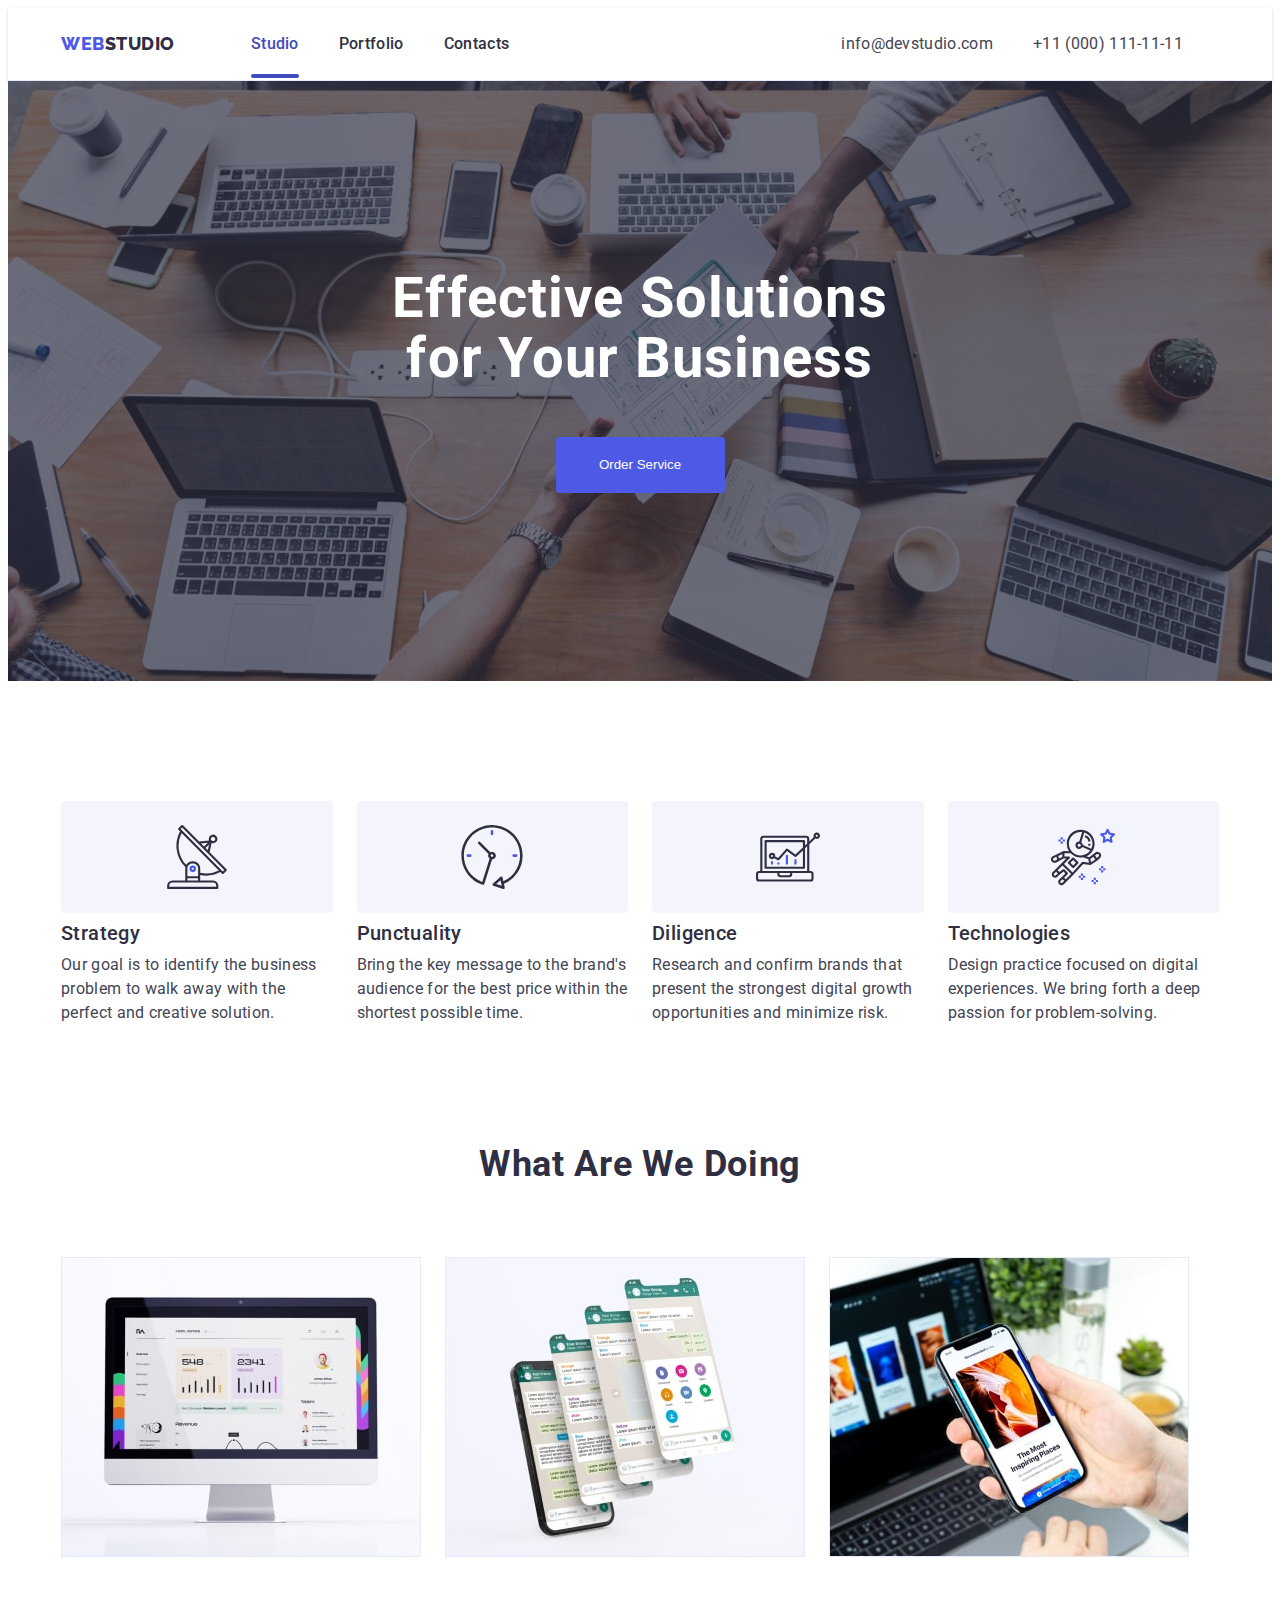
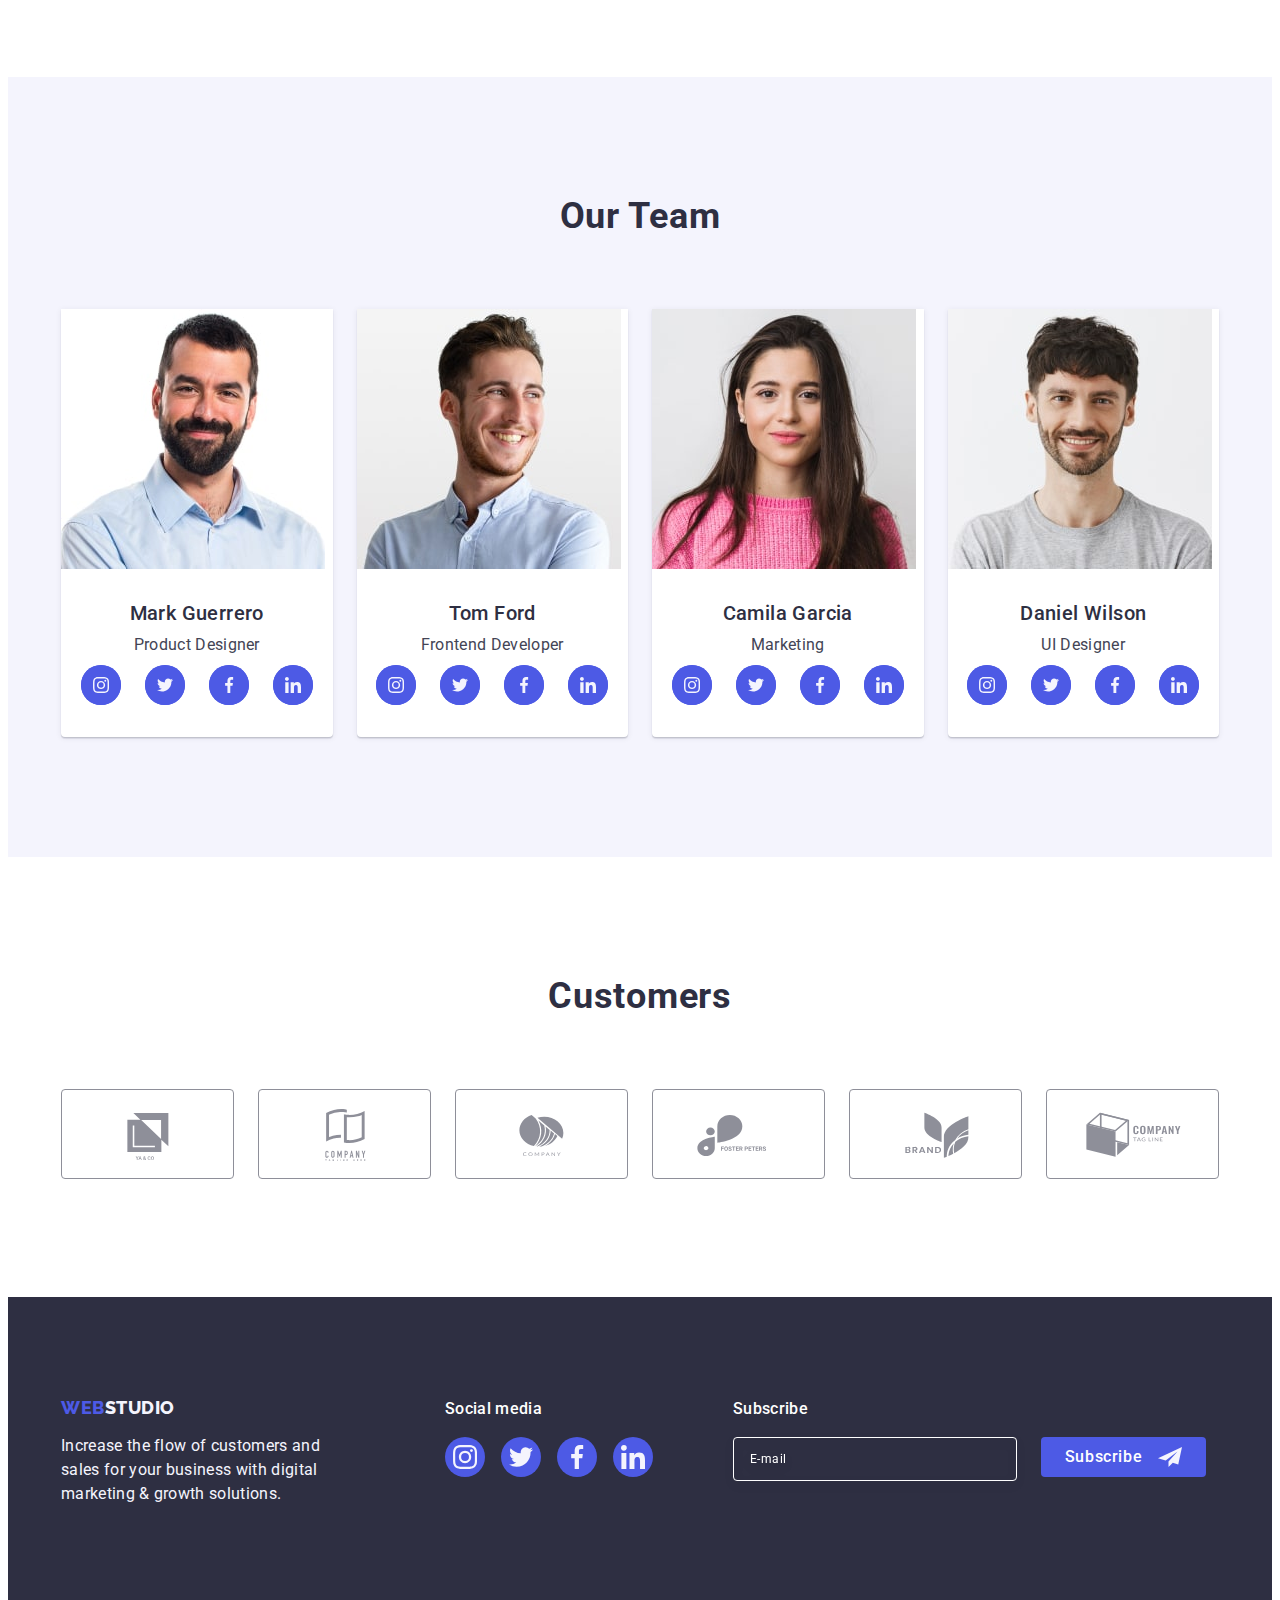
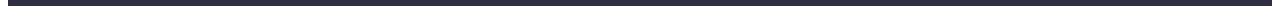
<file: index.html>
<!DOCTYPE html>
<html lang="en">
  <head>
    <meta charset="utf-8" />
    <meta
      name="description"
      content="site of a studio that develops site designs"
    />
    <title>Студія</title>
    <link
      rel="stylesheet"
      href="https://cdnjs.cloudflare.com/ajax/libs/modern-normalize/2.0.0/modern-normalize.min.css"
      integrity="sha512-4xo8blKMVCiXpTaLzQSLSw3KFOVPWhm/TRtuPVc4WG6kUgjH6J03IBuG7JZPkcWMxJ5huwaBpOpnwYElP/m6wg=="
      crossorigin="anonymous"
      referrerpolicy="no-referrer"
    />
    <link rel="preconnect" href="https://fonts.googleapis.com" />
    <link rel="preconnect" href="https://fonts.gstatic.com" crossorigin />
    <link
      href="https://fonts.googleapis.com/css2?family=Raleway:ital,wght@0,400;0,900;1,600;1,800;1,900&family=Roboto:wght@400;500;700&display=swap"
      rel="stylesheet"
    />
    <link rel="stylesheet" href="./css/style.css" />
  </head>
  <body>
    <header class="header">
      <div class="hero-container container">
        <nav class="header-navigation">
          <a href="./index.html" class="header-logo link"
            >Web<span class="header-logo-two">Studio </span></a
          >
          <ul class="header-menu-list list">
            <li class="header-menu-item">
              <a class="header-menu-link link current" href="./index.html"
                >Studio</a
              >
            </li>
            <li class="header-menu-item">
              <a class="header-menu-link link" href="./portfolio.html"
                >Portfolio</a
              >
            </li>
            <li class="header-menu-item">
              <a class="header-menu-link link" href="">Contacts</a>
            </li>
          </ul>
        </nav>

        <address class="menu-address">
          <ul class="menu-address-list list">
            <li class="menu-address-item">
              <a
                class="menu-address-link link"
                href="mailto:info@devstudio.com"
              >
                info@devstudio.com
              </a>
            </li>
            <li class="menu-address-item">
              <a class="menu-address-link link" href="tel:+110001111111"
                >+11 (000) 111-11-11</a
              >
            </li>
          </ul>
        </address>
      </div>
    </header>
    <main>
      <!--Section 1-->
      <section class="hero">
        <div class="container">
          <h1 class="hero-title">Effective Solutions for Your Business</h1>
          <button type="button" data-modal-open class="hero-btn">
            Order Service
          </button>
        </div>
      </section>
      <!--Section 2-->
      <section class="advantages">
        <div class="container">
          <h2 class="visually-hidden">Lorem Ipsum</h2>
          <ul class="advantages-list list">
            <li class="advantages-item">
              <div class="advantages-icons">
                <svg class="icons" width="64" height="64">
                  <use href="./images/icons.svg#icon-antenna"></use>
                </svg>
              </div>
              <h3 class="advantages-subtitle">Strategy</h3>
              <p class="advantages-text">
                Our goal is to identify the business problem to walk away with
                the perfect and creative solution.
              </p>
            </li>
            <li class="advantages-item">
              <div class="advantages-icons">
                <svg class="icons" width="64" height="64">
                  <use href="./images/icons.svg#icon-clock"></use>
                </svg>
              </div>
              <h3 class="advantages-subtitle">Punctuality</h3>
              <p class="advantages-text">
                Bring the key message to the brand's audience for the best price
                within the shortest possible time.
              </p>
            </li>
            <li class="advantages-item">
              <div class="advantages-icons">
                <svg class="icons" width="64" height="64">
                  <use href="./images/icons.svg#icon-diagram"></use>
                </svg>
              </div>
              <h3 class="advantages-subtitle">Diligence</h3>
              <p class="advantages-text">
                Research and confirm brands that present the strongest digital
                growth opportunities and minimize risk.
              </p>
            </li>
            <li class="advantages-item">
              <div class="advantages-icons">
                <svg class="icons" width="64" height="64">
                  <use href="./images/icons.svg#icon-astronaut"></use>
                </svg>
              </div>
              <h3 class="advantages-subtitle">Technologies</h3>
              <p class="advantages-text">
                Design practice focused on digital experiences. We bring forth a
                deep passion for problem-solving.
              </p>
            </li>
          </ul>
        </div>
      </section>
      <!--Section 3-->
      <section class="works">
        <div class="container">
          <h2 class="works-title">What are we doing</h2>
          <ul class="works-list list">
            <li class="works-item">
              <img
                src="./images/img1.jpg"
                width="360"
                height="300"
                alt="computer image"
              />
            </li>
            <li class="works-item">
              <img
                src="./images/img2.jpg"
                width="360"
                height="300"
                alt="phone image"
              />
            </li>
            <li class="works-item">
              <img
                src="./images/img3.jpg"
                width="360"
                height="300"
                alt="design view on phone and computer"
              />
            </li>
          </ul>
        </div>
      </section>
      <!--Section 4-->
      <section class="team">
        <div class="container">
          <h2 class="team-title">Our Team</h2>
          <ul class="team-list list">
            <li class="team-item">
              <img src="./images/teamcard1.jpg" alt="employee 1" />
              <div class="team-container">
                <h3 class="teammate-card">Mark Guerrero</h3>
                <p class="teammate-card-text">Product Designer</p>
                <ul class="social-icons-list list">
                  <li class="social-icons-item">
                    <a
                      href="https://www.instagram.com/"
                      class="social-icons-link link"
                    >
                      <svg class="icons" width="16" height="16">
                        <use href="./images/icons.svg#icon-instagram"></use>
                      </svg>
                    </a>
                  </li>
                  <li class="social-icons-item">
                    <a
                      href="https://twitter.com/"
                      class="social-icons-link link"
                    >
                      <svg class="icons" width="16" height="16">
                        <use href="./images/icons.svg#icon-twitter"></use>
                      </svg>
                    </a>
                  </li>
                  <li class="social-icons-item">
                    <a
                      href="https://www.facebook.com/"
                      class="social-icons-link link"
                    >
                      <svg class="icons" width="16" height="16">
                        <use href="./images/icons.svg#icon-facebook"></use>
                      </svg>
                    </a>
                  </li>
                  <li class="social-icons-item">
                    <a
                      href="https://www.linkedin.com/"
                      class="social-icons-link link"
                    >
                      <svg class="icons" width="16" height="16">
                        <use href="./images/icons.svg#icon-linkedin"></use>
                      </svg>
                    </a>
                  </li>
                </ul>
              </div>
            </li>
            <li class="team-item">
              <img src="./images/teamcard2.jpg" alt="employee 2" />
              <div class="team-container">
                <h3 class="teammate-card">Tom Ford</h3>
                <p class="teammate-card-text">Frontend Developer</p>
                <ul class="social-icons-list list">
                  <li class="social-icons-item">
                    <a
                      href="https://www.instagram.com/"
                      class="social-icons-link link"
                    >
                      <svg class="icons" width="16" height="16">
                        <use href="./images/icons.svg#icon-instagram"></use>
                      </svg>
                    </a>
                  </li>
                  <li class="social-icons-item">
                    <a
                      href="https://twitter.com/"
                      class="social-icons-link link"
                    >
                      <svg class="icons" width="16" height="16">
                        <use href="./images/icons.svg#icon-twitter"></use>
                      </svg>
                    </a>
                  </li>
                  <li class="social-icons-item">
                    <a
                      href="https://www.facebook.com/"
                      class="social-icons-link link"
                    >
                      <svg class="icons" width="16" height="16">
                        <use href="./images/icons.svg#icon-facebook"></use>
                      </svg>
                    </a>
                  </li>
                  <li class="social-icons-item">
                    <a
                      href="https://www.linkedin.com/"
                      class="social-icons-link link"
                    >
                      <svg class="icons" width="16" height="16">
                        <use href="./images/icons.svg#icon-linkedin"></use>
                      </svg>
                    </a>
                  </li>
                </ul>
              </div>
            </li>
            <li class="team-item">
              <img src="./images/teamcard3.jpg" alt="employee 3" />
              <div class="team-container">
                <h3 class="teammate-card">Camila Garcia</h3>
                <p class="teammate-card-text">Marketing</p>
                <ul class="social-icons-list list">
                  <li class="social-icons-item">
                    <a
                      href="https://www.instagram.com/"
                      class="social-icons-link link"
                    >
                      <svg class="icons" width="16" height="16">
                        <use href="./images/icons.svg#icon-instagram"></use>
                      </svg>
                    </a>
                  </li>
                  <li class="social-icons-item">
                    <a
                      href="https://twitter.com/"
                      class="social-icons-link link"
                    >
                      <svg class="icons" width="16" height="16">
                        <use href="./images/icons.svg#icon-twitter"></use>
                      </svg>
                    </a>
                  </li>
                  <li class="social-icons-item">
                    <a
                      href="https://www.facebook.com/"
                      class="social-icons-link link"
                    >
                      <svg class="icons" width="16" height="16">
                        <use href="./images/icons.svg#icon-facebook"></use>
                      </svg>
                    </a>
                  </li>
                  <li class="social-icons-item">
                    <a
                      href="https://www.linkedin.com/"
                      class="social-icons-link link"
                    >
                      <svg class="icons" width="16" height="16">
                        <use href="./images/icons.svg#icon-linkedin"></use>
                      </svg>
                    </a>
                  </li>
                </ul>
              </div>
            </li>
            <li class="team-item">
              <img src="./images/teamcard4.jpg" alt="employee 4" />
              <div class="team-container">
                <h3 class="teammate-card">Daniel Wilson</h3>
                <p class="teammate-card-text">UI Designer</p>
                <ul class="social-icons-list list">
                  <li class="social-icons-item">
                    <a
                      href="https://www.instagram.com/"
                      class="social-icons-link link"
                    >
                      <svg class="icons" width="16" height="16">
                        <use href="./images/icons.svg#icon-instagram"></use>
                      </svg>
                    </a>
                  </li>
                  <li class="social-icons-item">
                    <a
                      href="https://twitter.com/"
                      class="social-icons-link link"
                    >
                      <svg class="icons" width="16" height="16">
                        <use href="./images/icons.svg#icon-twitter"></use>
                      </svg>
                    </a>
                  </li>
                  <li class="social-icons-item">
                    <a
                      href="https://www.facebook.com/"
                      class="social-icons-link link"
                    >
                      <svg class="icons" width="16" height="16">
                        <use href="./images/icons.svg#icon-facebook"></use>
                      </svg>
                    </a>
                  </li>
                  <li class="social-icons-item">
                    <a
                      href="https://www.linkedin.com/"
                      class="social-icons-link link"
                    >
                      <svg class="icons" width="16" height="16">
                        <use href="./images/icons.svg#icon-linkedin"></use>
                      </svg>
                    </a>
                  </li>
                </ul>
              </div>
            </li>
          </ul>
        </div>
      </section>
      <!--Section 5-->
      <section class="customers">
        <div class="customers-container container">
          <h2 class="customers-title">Customers</h2>
          <ul class="customers-list list">
            <li class="customers-item">
              <a href="#" class="customers-link link">
                <svg class="customers-icons" width="104" height="56">
                  <use href="./images/icons.svg#icon-Logo1"></use>
                </svg>
              </a>
            </li>
            <li class="customers-item">
              <a href="#" class="customers-link link">
                <svg class="customers-icons" width="104" height="56">
                  <use href="./images/icons.svg#icon-Logo2"></use>
                </svg>
              </a>
            </li>
            <li class="customers-item">
              <a href="#" class="customers-link link">
                <svg class="customers-icons" width="104" height="56">
                  <use href="./images/icons.svg#icon-Logo3"></use>
                </svg>
              </a>
            </li>
            <li class="customers-item">
              <a href="#" class="customers-link link">
                <svg class="customers-icons" width="104" height="56">
                  <use href="./images/icons.svg#icon-Logo4"></use>
                </svg>
              </a>
            </li>
            <li class="customers-item">
              <a href="#" class="customers-link link">
                <svg class="customers-icons" width="104" height="56">
                  <use href="./images/icons.svg#icon-Logo5"></use>
                </svg>
              </a>
            </li>
            <li class="customers-item">
              <a href="#" class="customers-link link">
                <svg class="customers-icons" width="104" height="56">
                  <use href="./images/icons.svg#icon-Logo6"></use>
                </svg>
              </a>
            </li>
          </ul>
        </div>
      </section>
    </main>
    <!------------Footer----------->
    <footer class="footer">
      <div class="footer-container container">
        <div class="footer-logo-container">
          <a href="./index.html" class="footer-logo link"
            >Web<span class="footer-logo-two">Studio </span></a
          >
          <p class="footer-text">
            Increase the flow of customers and sales for your business with
            digital marketing & growth solutions.
          </p>
        </div>
        <div class="footer-socialmedia-container">
          <p class="footer-socialmedia-text">Social media</p>
          <ul class="footer-socialmedia-list list">
            <li class="footer-socialmedia-item">
              <a
                href="https://www.instagram.com/"
                class="footer-socialmedia-link link"
              >
                <svg class="footer-icons" width="24" height="24">
                  <use href="./images/icons.svg#icon-instagram"></use>
                </svg>
              </a>
            </li>
            <li class="footer-socialmedia-item">
              <a
                href="https://twitter.com/"
                class="footer-socialmedia-link link"
              >
                <svg class="footer-icons" width="24" height="24">
                  <use href="./images/icons.svg#icon-twitter"></use>
                </svg>
              </a>
            </li>
            <li class="footer-socialmedia-item">
              <a
                href="https://www.facebook.com/"
                class="footer-socialmedia-link link"
              >
                <svg class="footer-icons" width="24" height="24">
                  <use href="./images/icons.svg#icon-facebook"></use>
                </svg>
              </a>
            </li>
            <li class="footer-socialmedia-item">
              <a
                href="https://www.linkedin.com/"
                class="footer-socialmedia-link link"
              >
                <svg class="footer-icons" width="24" height="24">
                  <use href="./images/icons.svg#icon-linkedin"></use>
                </svg>
              </a>
            </li>
          </ul>
        </div>

        <!---Footer form-->
        <div class="footer-subscribe-container">
          <p class="footer-subscribe-text">Subscribe</p>
          <form class="form-footer">
            <label class="form-label">
              <input
                class="form-footer-input"
                type="email"
                name="email"
                placeholder="E-mail"
              />
            </label>
            <button type="submit" class="footer-subscribe-btn">
              Subscribe
              <svg class="icon-frame" width="24" height="24">
                <use href="./images/icons.svg#icon-frame"></use>
              </svg>
            </button>
          </form>
        </div>
      </div>
    </footer>
    <!--------Modalwindow------------>
    <div class="backdrop is-hidden" data-modal>
      <div class="modal-div">
        <button class="modal-close-bt" type="button" data-modal-close>
          <svg class="modal-icon" width="8" height="8">
            <use href="./images/icons.svg#icon-close"></use>
          </svg>
        </button>

        <!--------------Form----------------->

        <p class="modal-title">Leave your contacts and we will call you back</p>
        <form class="modal-form">
          <div class="modal-form-container">
            <label class="modal-label" for="user-name">Name</label>
            <div class="modal-icon-wrapper">
              <input
                class="modal-input"
                type="text"
                name="user-name"
                id="user-name"
              />
              <svg class="form-icon" width="18" height="24">
                <use href="./images/icons.svg#icon-person"></use>
              </svg>
            </div>
          </div>
          <div class="modal-form-container">
            <label class="modal-label" for="contact-tel">Phone</label>
            <div class="modal-icon-wrapper">
              <input
                class="modal-input"
                type="tel"
                name="contact_tel"
                id="contact-tel"
              />
              <svg class="form-icon" width="18" height="24">
                <use href="./images/icons.svg#icon-phone"></use>
              </svg>
            </div>
          </div>
          <div class="modal-form-container">
            <label class="modal-label" for="comtact-email">Email</label>
            <div class="modal-icon-wrapper">
              <input
                class="modal-input"
                type="email"
                name="contact_email"
                id="comtact-email"
              />
              <svg class="form-icon" width="18" height="24">
                <use href="./images/icons.svg#icon-email"></use>
              </svg>
            </div>
          </div>
          <div class="form-comment-container">
            <label class="modal-label" for="user-comment">Comment</label>
            <textarea
              class="modal-form-text"
              id="user-comment"
              name="user-comment"
              rows="5"
              placeholder="Text input"
            ></textarea>
          </div>
          <div class="form-modal-checkbox">
            <input
              class="checkbox-input visually-hidden"
              type="checkbox"
              name="user-privacy"
              id="user-privacy"
              value="true"
            />
            <label class="modal-label-checkbox" for="user-privacy">
              <span class="modal-checkbox">
                <svg class="icon-checkmark" width="10" height="8">
                  <use href="./images/icons.svg#icon-checkmark"></use>
                </svg>
              </span>
              I accept the terms and conditions of the
              <a class="privacypolicy-link" href="#" target="_blank"
                >Privacy Policy
              </a>
            </label>
          </div>
          <button class="submit-btn" type="submit" name="send">Send</button>
        </form>
      </div>
    </div>

    <script src="./js/modal.js"></script>
  </body>
</html>
</file>
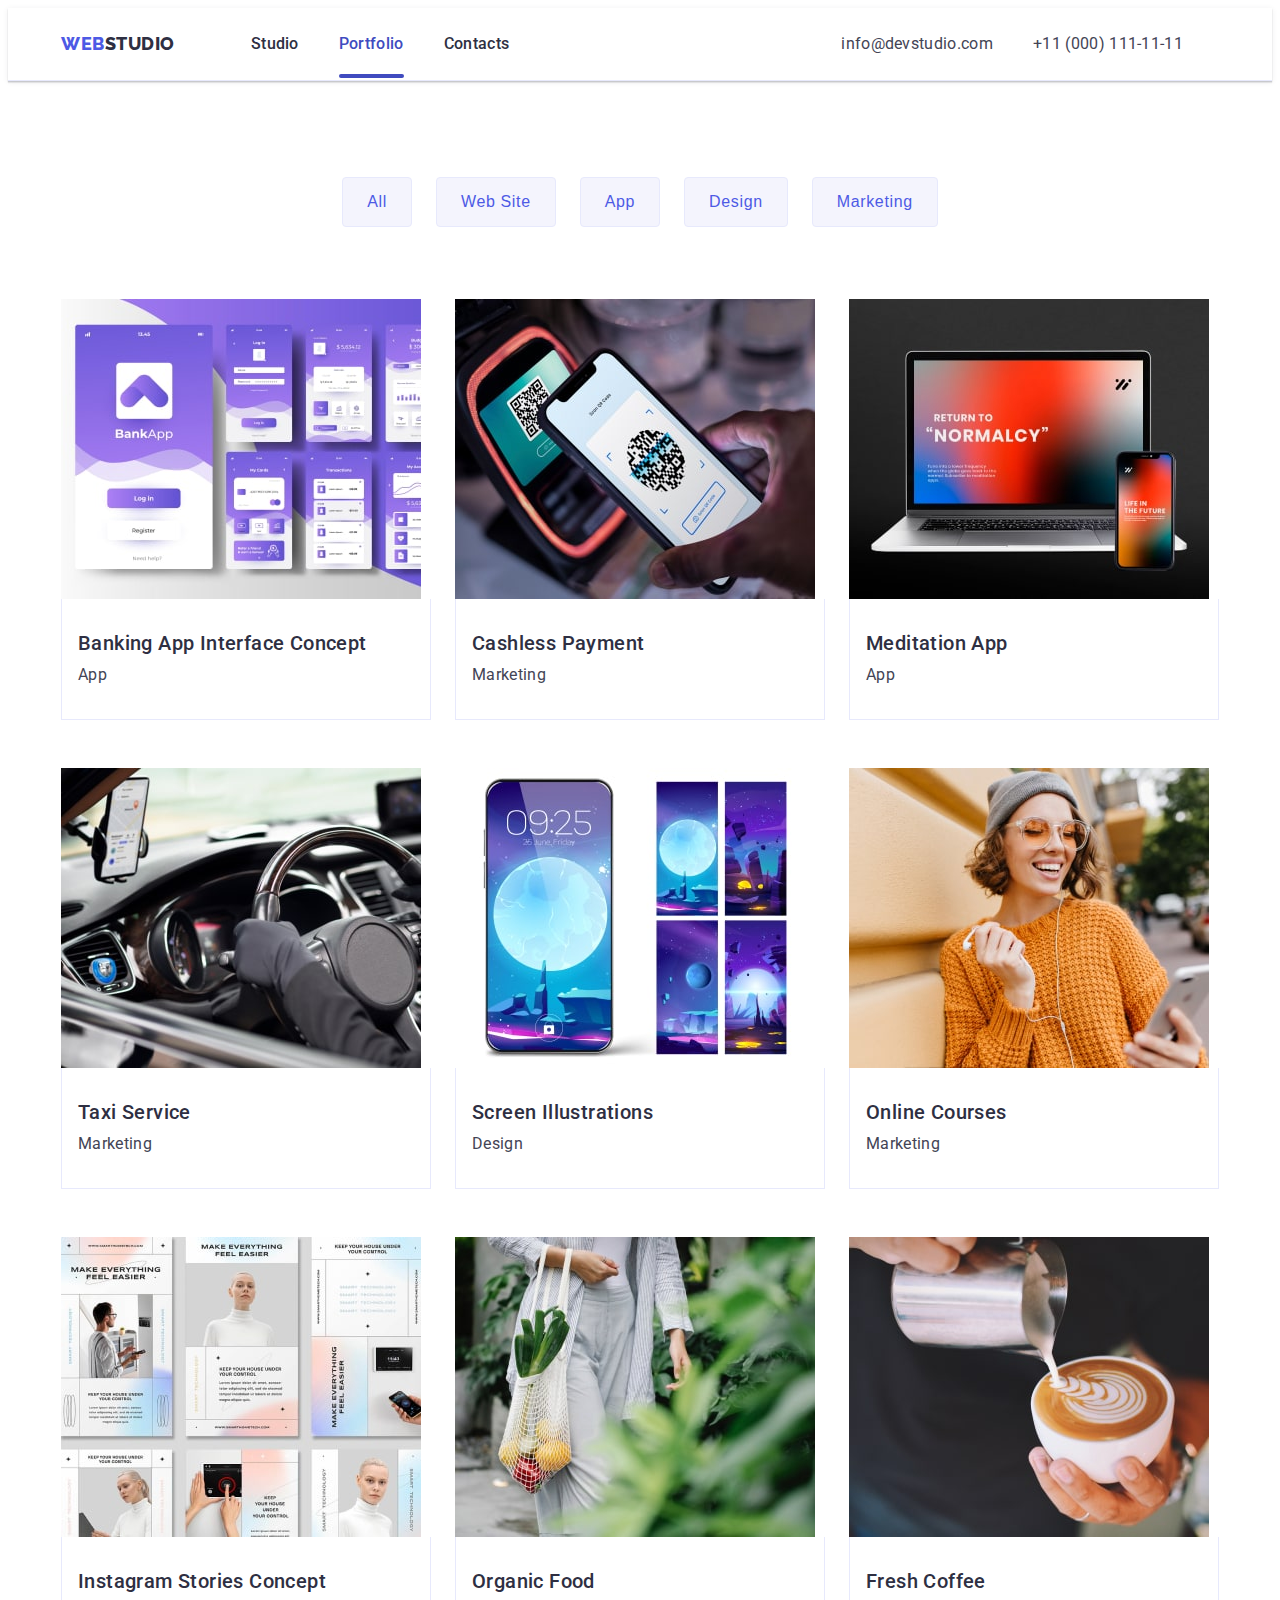
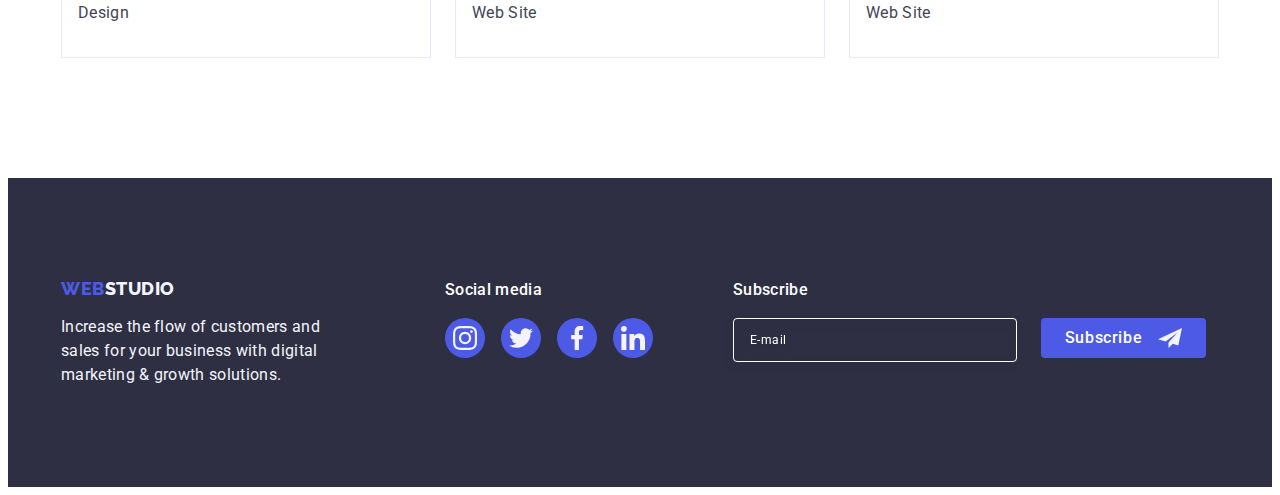
<file: portfolio.html>
<!DOCTYPE html>
<html lang="en">
  <head>
    <meta charset="utf-8" />
    <meta
      name="description"
      content="site of a studio that develops site designs"
    />
    <title>Портфоліо</title>
    <link
      rel="stylesheet"
      href="https://cdnjs.cloudflare.com/ajax/libs/modern-normalize/2.0.0/modern-normalize.min.css"
      integrity="sha512-4xo8blKMVCiXpTaLzQSLSw3KFOVPWhm/TRtuPVc4WG6kUgjH6J03IBuG7JZPkcWMxJ5huwaBpOpnwYElP/m6wg=="
      crossorigin="anonymous"
      referrerpolicy="no-referrer"
    />
    <link rel="preconnect" href="https://fonts.googleapis.com" />
    <link rel="preconnect" href="https://fonts.gstatic.com" crossorigin />
    <link
      href="https://fonts.googleapis.com/css2?family=Raleway:ital,wght@0,400;0,900;1,600;1,800;1,900&family=Roboto:wght@400;500;700&display=swap"
      rel="stylesheet"
    />
    <link rel="stylesheet" href="./css/style.css" />
  </head>
  <body>
    <header class="header">
      <div class="hero-container container">
        <nav class="header-navigation">
          <a href="./index.html" class="header-logo link"
            >Web<span class="header-logo-two">Studio </span></a
          >
          <ul class="header-menu-list list">
            <li class="header-menu-item">
              <a class="header-menu-link link" href="./index.html">Studio</a>
            </li>
            <li class="header-menu-item">
              <a class="header-menu-link link current" href="./portfolio.html"
                >Portfolio</a
              >
            </li>
            <li class="header-menu-item">
              <a class="header-menu-link link" href="">Contacts</a>
            </li>
          </ul>
        </nav>

        <address class="menu-address">
          <ul class="menu-address-list list">
            <li class="menu-address-item">
              <a
                class="menu-address-link link"
                href="mailto:info@devstudio.com"
              >
                info@devstudio.com
              </a>
            </li>
            <li class="menu-address-item">
              <a class="menu-address-link link" href="tel:+110001111111"
                >+11 (000) 111-11-11</a
              >
            </li>
          </ul>
        </address>
      </div>
    </header>

    <main>
      <section class="projects">
        <div class="projects-container container">
          <h1 class="visually-hidden">Lorem ipsum</h1>
          <ul class="projects-menu-list list">
            <li class="projects-menu-item">
              <button class="projects-btn" type="button">All</button>
            </li>
            <li class="projects-menu-item">
              <button class="projects-btn" type="button">Web Site</button>
            </li>
            <li class="projects-menu-item">
              <button class="projects-btn" type="button">App</button>
            </li>
            <li class="projects-menu-item">
              <button class="projects-btn" type="button">Design</button>
            </li>
            <li class="projects-menu-item">
              <button class="projects-btn" type="button">Marketing</button>
            </li>
          </ul>
          <ul class="projects-block-list list">
            <li class="projects-block-item">
              <a href="" class="projects-block-link link">
                <div class="projects-overlay-box">
                  <img src="./images/portf1.jpg" alt="bank app design" />
                  <p class="overlay-box-text">
                    14 Stylish and User-Friendly App Design Concepts · Task
                    Manager App · Calorie Tracker App · Exotic Fruit Ecommerce
                    App · Cloud Storage App
                  </p>
                </div>
                <div class="project-block-container">
                  <h2 class="projects-block-title">
                    Banking App Interface Concept
                  </h2>
                  <p class="projects-block-text">App</p>
                </div>
              </a>
            </li>
            <li class="projects-block-item">
              <a href="" class="projects-block-link link">
                <div class="projects-overlay-box">
                  <img src="./images/portf2.jpg" alt="bank app design" />
                  <p class="overlay-box-text">
                    14 Stylish and User-Friendly App Design Concepts · Task
                    Manager App · Calorie Tracker App · Exotic Fruit Ecommerce
                    App · Cloud Storage App
                  </p>
                </div>
                <div class="project-block-container">
                  <h2 class="projects-block-title">Cashless Payment</h2>
                  <p class="projects-block-text">Marketing</p>
                </div>
              </a>
            </li>
            <li class="projects-block-item">
              <a href="" class="projects-block-link link">
                <div class="projects-overlay-box">
                  <img src="./images/portf3.jpg" alt="bank app design" />
                  <p class="overlay-box-text">
                    14 Stylish and User-Friendly App Design Concepts · Task
                    Manager App · Calorie Tracker App · Exotic Fruit Ecommerce
                    App · Cloud Storage App
                  </p>
                </div>
                <div class="project-block-container">
                  <h2 class="projects-block-title">Meditation App</h2>
                  <p class="projects-block-text">App</p>
                </div>
              </a>
            </li>
            <li class="projects-block-item">
              <a href="" class="projects-block-link link">
                <div class="projects-overlay-box">
                  <img src="./images/portf4.jpg" alt="bank app design" />
                  <p class="overlay-box-text">
                    14 Stylish and User-Friendly App Design Concepts · Task
                    Manager App · Calorie Tracker App · Exotic Fruit Ecommerce
                    App · Cloud Storage App
                  </p>
                </div>
                <div class="project-block-container">
                  <h2 class="projects-block-title">Taxi Service</h2>
                  <p class="projects-block-text">Marketing</p>
                </div>
              </a>
            </li>
            <li class="projects-block-item">
              <a href="" class="projects-block-link link">
                <div class="projects-overlay-box">
                  <img src="./images/portf5.jpg" alt="bank app design" />
                  <p class="overlay-box-text">
                    14 Stylish and User-Friendly App Design Concepts · Task
                    Manager App · Calorie Tracker App · Exotic Fruit Ecommerce
                    App · Cloud Storage App
                  </p>
                </div>
                <div class="project-block-container">
                  <h2 class="projects-block-title">Screen Illustrations</h2>
                  <p class="projects-block-text">Design</p>
                </div>
              </a>
            </li>
            <li class="projects-block-item">
              <a href="" class="projects-block-link link">
                <div class="projects-overlay-box">
                  <img src="./images/portf6.jpg" alt="bank app design" />
                  <p class="overlay-box-text">
                    14 Stylish and User-Friendly App Design Concepts · Task
                    Manager App · Calorie Tracker App · Exotic Fruit Ecommerce
                    App · Cloud Storage App
                  </p>
                </div>
                <div class="project-block-container">
                  <h2 class="projects-block-title">Online Courses</h2>
                  <p class="projects-block-text">Marketing</p>
                </div>
              </a>
            </li>
            <li class="projects-block-item">
              <a href="" class="projects-block-link link">
                <div class="projects-overlay-box">
                  <img src="./images/portf7.jpg" alt="bank app design" />
                  <p class="overlay-box-text">
                    14 Stylish and User-Friendly App Design Concepts · Task
                    Manager App · Calorie Tracker App · Exotic Fruit Ecommerce
                    App · Cloud Storage App
                  </p>
                </div>
                <div class="project-block-container">
                  <h2 class="projects-block-title">
                    Instagram Stories Concept
                  </h2>
                  <p class="projects-block-text">Design</p>
                </div>
              </a>
            </li>
            <li class="projects-block-item">
              <a href="" class="projects-block-link link">
                <div class="projects-overlay-box">
                  <img src="./images/portf8.jpg" alt="bank app design" />
                  <p class="overlay-box-text">
                    14 Stylish and User-Friendly App Design Concepts · Task
                    Manager App · Calorie Tracker App · Exotic Fruit Ecommerce
                    App · Cloud Storage App
                  </p>
                </div>
                <div class="project-block-container">
                  <h2 class="projects-block-title">Organic Food</h2>
                  <p class="projects-block-text">Web Site</p>
                </div>
              </a>
            </li>
            <li class="projects-block-item">
              <a href="" class="projects-block-link link">
                <div class="projects-overlay-box">
                  <img src="./images/portf9.jpg" alt="bank app design" />
                  <p class="overlay-box-text">
                    14 Stylish and User-Friendly App Design Concepts · Task
                    Manager App · Calorie Tracker App · Exotic Fruit Ecommerce
                    App · Cloud Storage App
                  </p>
                </div>
                <div class="project-block-container">
                  <h2 class="projects-block-title">Fresh Coffee</h2>
                  <p class="projects-block-text">Web Site</p>
                </div>
              </a>
            </li>
          </ul>
        </div>
      </section>
    </main>
    <!--Footer-->
    <footer class="footer">
      <div class="footer-container container">
        <div class="footer-logo-container">
          <a href="./index.html" class="footer-logo link"
            >Web<span class="footer-logo-two">Studio </span></a
          >
          <p class="footer-text">
            Increase the flow of customers and sales for your business with
            digital marketing & growth solutions.
          </p>
        </div>
        <div class="footer-socialmedia-container">
          <p class="footer-socialmedia-text">Social media</p>
          <ul class="footer-socialmedia-list list">
            <li class="footer-socialmedia-item">
              <a
                href="https://www.instagram.com/"
                class="footer-socialmedia-link link"
              >
                <svg class="footer-icons" width="24" height="24">
                  <use href="./images/icons.svg#icon-instagram"></use>
                </svg>
              </a>
            </li>
            <li class="footer-socialmedia-item">
              <a
                href="https://twitter.com/"
                class="footer-socialmedia-link link"
              >
                <svg class="footer-icons" width="24" height="24">
                  <use href="./images/icons.svg#icon-twitter"></use>
                </svg>
              </a>
            </li>
            <li class="footer-socialmedia-item">
              <a
                href="https://www.facebook.com/"
                class="footer-socialmedia-link link"
              >
                <svg class="footer-icons" width="24" height="24">
                  <use href="./images/icons.svg#icon-facebook"></use>
                </svg>
              </a>
            </li>
            <li class="footer-socialmedia-item">
              <a
                href="https://www.linkedin.com/"
                class="footer-socialmedia-link link"
              >
                <svg class="footer-icons" width="24" height="24">
                  <use href="./images/icons.svg#icon-linkedin"></use>
                </svg>
              </a>
            </li>
          </ul>
        </div>
        <!---Footer form-->
        <div class="footer-subscribe-container">
          <p class="footer-subscribe-text">Subscribe</p>
          <form class="form-footer">
            <label class="form-label">
              <input
                class="form-footer-input"
                type="email"
                name="email"
                placeholder="E-mail"
              />
            </label>
            <button type="submit" class="footer-subscribe-btn">
              Subscribe
              <svg class="icon-frame" width="24" height="24">
                <use href="./images/icons.svg#icon-frame"></use>
              </svg>
            </button>
          </form>
        </div>
      </div>
    </footer>
  </body>
</html>
</file>
<file: css/style.css>
:root {
  --iris-color: #4d5ae5;
  --ocean-color: #404bbf;
  --navyblue-color: #2e2f42;
  --green-color: #31d0aa;
  --slate-color: #434455;
  --light-slate-color: #8e8f99;
  --cornflower-color: #e7e9fc;
  --cloud-color: #f4f4fd;
  --white-color: #ffffff;
  --dairy-color: #fcfcfc;
}
body {
  font-family: "Roboto", sans-serif;
  background-color: #fff;
  color: var(--navyblue-color);
}

.h1,
h2,
h3,
p {
  margin: 0;
}
ul {
  margin: 0;
  padding-left: 0;
}

.link {
  text-decoration: none;
}

.list {
  list-style-type: none;
}
img {
  display: block;
}
.visually-hidden {
  position: absolute;
  width: 1px;
  height: 1px;
  margin: -1px;
  border: 0;
  padding: 0;

  white-space: nowrap;
  clip-path: inset(100%);
  clip: rect(0 0 0 0);
  overflow: hidden;
}
.container {
  align-items: center;
  max-width: 1158px;
  margin: 0 auto;
  padding: 0 15px;
}

/**------------Header------------**/
.header {
  padding: 0 0;
  border-bottom: 1px solid var(--cornflower, #e7e9fc);
  box-shadow: 0px 1px 6px 0px rgba(46, 47, 66, 0.08),
    0px 1px 1px 0px rgba(46, 47, 66, 0.16),
    0px 2px 1px 0px rgba(46, 47, 66, 0.08);
}
.hero {
  padding: 188px 0;
  background-image: linear-gradient(
      rgba(46, 47, 66, 0.7),
      rgba(46, 47, 66, 0.7)
    ),
    url(../images/head-img.jpg);
  background-repeat: no-repeat;
  background-position: center;
  background-size: cover;
  max-width: 1440px;
}
.hero-container {
  display: flex;
}
.header-navigation {
  display: flex;
  align-items: center;
  margin-right: 332px;
  position: relative;
  color: #404bbf;
}

.header-logo {
  color: var(--iris-color);
  font-family: "Raleway";
  font-size: 18px;
  font-weight: 800;
  line-height: 1.17;
  letter-spacing: 0.03em;
  text-transform: uppercase;
  margin-right: 76px;
}

.header-menu-list {
  display: flex;
  gap: 40px;
}
.header-menu-link {
  padding: 24px 0;
  transition: color 250ms cubic-bezier(0.4, 0, 0.2, 1);
}
.header-logo-two {
  color: var(--navyblue-color);
  font-family: "Raleway";
  font-size: 18px;
  font-weight: 800;
  line-height: 1.17;
  letter-spacing: 0.03em;
  text-transform: uppercase;
}

.header-menu-link {
  color: var(--navyblue-color);
  font-size: 16px;
  font-weight: 500;
  line-height: 1.5;
  letter-spacing: 0.02em;
}

.header-menu-link:hover,
.header-menu-link:focus {
  color: var(--ocean-color);
}
.current {
  position: relative;
  color: #404bbf;
}
.current::after {
  content: "";
  display: block;
  width: 100%;
  height: 4px;
  border-radius: 2px;
  background-color: var(--color-ocean);
  position: absolute;
  bottom: -1px;
  left: 0;
  transition: color 250ms cubic-bezier(0.4, 0, 0.2, 1);
  transition: color 250ms cubic-bezier(0.4, 0, 0.2, 1);
  background-color: #404bbf;
}

.header-menu-link:active {
  color: var(--ocean-color);
}

.menu-address {
  display: flex;
}
.menu-address-item {
  padding: 24px 0;
}

.menu-address-list {
  display: flex;
  align-items: center;
  gap: 40px;
}
.menu-address-link:hover,
.menu-address-link:focus,
.menu-address-link:active {
  color: var(--ocean-color);
}
.menu-address-link {
  color: var(--slate-color);
  font-style: normal;
  font-size: 16px;
  line-height: 1.5;
  letter-spacing: 0.02em;
  display: flex;
  gap: 40px;
  transition: color 250ms cubic-bezier(0.4, 0, 0.2, 1);
}

.hero {
  background-color: var(--navyblue-color);
}

.hero-title {
  color: var(--white-color);
  text-align: center;
  font-size: 56px;
  font-weight: 700;
  line-height: 1.07;
  letter-spacing: 0.02em;
  max-width: 496px;
  margin: 0 auto;
}

.hero-btn {
  background-color: var(--iris-color);
  color: var(--white-color);
  display: block;
  min-width: 169px;
  height: 56px;
  border: none;
  border-radius: 4px;
  cursor: pointer;
  margin: 48px auto 0;
  transition: background-color 250ms cubic-bezier(0.4, 0, 0.2, 1);
}

.hero-btn:hover,
.hero-btn:focus {
  background-color: var(--ocean-color);
}

/*----------Advantages----------*/

.advantages-icons {
  background-color: var(--cloud-color);
  display: flex;
  align-items: center;
  justify-content: center;
  height: 112px;
  border-radius: 4px;
  margin-bottom: 8px;
}
.advantages {
  padding: 120px 0;
}
.advantages-subtitle {
  color: var(--navyblue-color);
  font-size: 20px;
  font-weight: 500;
  line-height: 1.2;
  letter-spacing: 0.02em;
}
.advantages-list {
  display: flex;
  gap: 24px;
  align-content: stretch;
}

.advantages-item {
  flex-basis: calc((100% - 72px) / 4);
}
.advantages-text {
  color: var(--slate-color);
  font-size: 16px;
  line-height: 1.5;
  letter-spacing: 0.02em;
}
.advantages-subtitle {
  margin-bottom: 8px;
}
/*--------------Works---------------*/

.works {
  padding: 0 0 120px 0;
}
.works-title {
  color: var(--navyblue-color);
  text-align: center;
  font-size: 36px;
  font-weight: 700;
  line-height: 1.11;
  letter-spacing: 0.02em;
  text-transform: capitalize;
  margin-bottom: 72px;
}
.works-list {
  display: flex;
  gap: 24px;
}

/*----------------Team----------------*/
.social-icons-list,
.social-icons-item,
.social-icons-link {
  display: flex;
}

.social-icons-item {
  width: 40px;
  height: 40px;
  background-color: var(--iris-color);
  border-radius: 50%;
  align-items: center;
  justify-content: center;
}
.social-icons-link:hover,
.social-icons-link:focus {
  background-color: var(--ocean-color);
}

.social-icons-link {
  width: 100%;
  height: 100%;
  background-color: var(--iris-color);
  border-radius: 50%;
  align-items: center;
  justify-content: center;
  transition: background-color 250ms cubic-bezier(0.4, 0, 0.2, 1);
}
.social-icons-list {
  gap: 24px;
  justify-content: center;
}
.icons {
  fill: var(--cloud-color);
}

.team {
  background-color: var(--cloud-color);
  padding: 120px 0;
}

.team-list {
  display: flex;
  gap: 24px;
}
.team-title {
  color: var(--navyblue-color);
  text-align: center;
  font-size: 36px;
  font-weight: 700;
  line-height: 1.11;
  letter-spacing: 0.02em;
  text-transform: capitalize;
  margin-bottom: 72px;
}

.team-item {
  background-color: var(--white-color);
  flex-basis: calc((100% - 3 * 24px) / 4);
  border-radius: 0px 0px 4px 4px;
  box-shadow: 0px 1px 6px rgba(46, 47, 66, 0.08),
    0px 1px 1px rgba(46, 47, 66, 0.16), 0px 2px 1px rgba(46, 47, 66, 0.08);
}

.teammate-card {
  color: var(--navyblue-color);
  text-align: center;
  font-size: 20px;
  font-weight: 500;
  line-height: 1.2;
  letter-spacing: 0.02em;
  margin-bottom: 8px;
}

.teammate-card-text {
  color: var(--slate-color);
  text-align: center;
  font-size: 16px;
  line-height: 1.5;
  letter-spacing: 0.02em;
  padding: 0 0 0 0;
  margin-bottom: 8px;
}
.team-container {
  padding: 32px 0;
}

.customers {
  padding-top: 120px;
  padding-bottom: 120px;
}
.customers-title {
  color: var(--navyblue-color);
  text-align: center;
  font-size: 36px;
  font-weight: 700;
  line-height: 1.11;
  letter-spacing: 0.02em;
  text-transform: capitalize;
  margin-bottom: 72px;
}
.customers-list {
  display: flex;
  gap: 24px;
}
.customers-item {
  display: flex;
  width: calc((100% - 120px) / 6);
  height: 88px;
}
.customers-link {
  width: 100%;
  height: 100%;
  border: 1px solid var(--light-slate-color);
  border-radius: 4px;
  display: flex;
  align-items: center;
  justify-content: center;
  color: var(--light-slate-color);
  transition: border-color 250ms cubic-bezier(0.4, 0, 0.2, 1),
    color 250ms cubic-bezier(0.4, 0, 0.2, 1);
}

.customers-icons {
  fill: currentColor;
}
.customers-link:hover,
.customers-link:focus {
  color: var(--ocean-color);
  border-color: var(--ocean-color);
}
/*-------------Footer-----------------*/

.footer {
  background-color: var(--navyblue-color);
  padding: 100px 0;
}
.footer-container {
  display: flex;
  align-items: baseline;
}

.footer-logo {
  color: var(--iris-color);
  font-size: 18px;
  font-family: "Raleway";
  font-weight: 800;
  line-height: 1.17;
  letter-spacing: 0.03em;
  text-transform: uppercase;
  display: inline-block;
  margin-bottom: 16px;
}
.footer-logo-container {
  margin-right: 120px;
}
.footer-logo-two {
  color: var(--cloud-color);
  font-size: 18px;
  font-weight: 800;
  line-height: 1.17;
  letter-spacing: 0.03em;
  text-transform: uppercase;
}

.footer-text {
  color: var(--cloud-color);
  font-size: 16px;
  line-height: 1.5;
  letter-spacing: 0.02em;
  max-width: 264px;
}
.footer-socialmedia-text {
  color: var(--white-color);
  font-family: "Roboto";
  font-size: 16px;
  font-weight: 500;
  line-height: 1.5;
  letter-spacing: 0.02em;
  margin-bottom: 16px;
}

.footer-socialmedia-list,
.footer-socialmedia-item,
.footer-socialmedia-link {
  display: flex;
}

.footer-socialmedia-item {
  width: 40px;
  height: 40px;
}
.footer-socialmedia-link {
  width: 100%;
  height: 100%;
  background-color: var(--iris-color);
  border-radius: 50%;
  transition: background-color 250ms cubic-bezier(0.4, 0, 0.2, 1);
  align-items: center;
  justify-content: center;
}
.footer-socialmedia-link:hover,
.footer-socialmedia-link:focus {
  background-color: var(--green-color);
}

.footer-socialmedia-list {
  gap: 16px;
  justify-content: center;
}
.footer-icons {
  fill: var(--cloud-color);
}
/*---------Footer Form------------*/

.form-footer{
  display: flex;
  gap: 24px;
}

.footer-subscribe-text{
  color: var(--white-color);
font-family: 'Roboto';
font-size: 16px;
font-weight: 500;
line-height: 1.5;
letter-spacing: 0.02em;
margin-bottom: 16px;
}
.icon-frame{ 
  fill: var(--cloud-color);
   margin-left: 16px; 
}
.footer-subscribe-container{
  display: flex;
  flex-direction: column;
  margin-left: 80px;
}

.form-subscribe-container {
  display: flex;
  gap: 24px;
}

.form-footer-input{
width: 264px;
height: 40px;
font-family: 'Roboto';
background-color: transparent;
border-radius: 4px;
color: #ffffff;
border: 1px solid #ffffff;
font-size: 12px; 
line-height: 1.5; 
letter-spacing: 0.04em; 
padding-left: 16px; 
filter: drop-shadow(0px 4px 4px rgba(0, 0, 0, 0.15));
}

.form-footer-input::placeholder {
color: #ffffff;;
}

.footer-subscribe-btn {
min-width: 165px;
height: 40px;
color: var(--white-color);
font-family: "Roboto", sans-serif;
font-size: 16px;
font-weight: 500;
line-height: 1.5; 
letter-spacing: 0.04em;
background-color: var(--iris-color);
border-radius: 4px;
display: flex;
justify-content: center;
align-items: center;
border: 0;
cursor: pointer;
}





/*-----------Modal window---------*/
.backdrop {
  position: fixed;
  top: 0;
  left: 0;
  width: 100%;
  height: 100%;
  background-color: rgba(46, 47, 66, 0.4);
  transition: opacity 250ms cubic-bezier(0.4, 0, 0.2, 1),
    visibility 250ms cubic-bezier(0.4, 0, 0.2, 1);
}
.is-hidden {
  opacity: 0;
  visibility: hidden;
  pointer-events: none;
}
.modal-div {
  position: absolute;
   padding: 72px 24px 24px 24px;
  top: 50%;
  left: 50%;
  transform: translate(-50%, -50%) scale(1);
  width: 408px;
  min-height: 584px;
  background: #fcfcfc;
  box-shadow: 0px 1px 1px rgba(0, 0, 0, 0.14), 0px 1px 3px rgba(0, 0, 0, 0.12),
    0px 2px 1px rgba(0, 0, 0, 0.2);
  border-radius: 4px;
  transition: transform 250ms cubic-bezier(0.4, 0, 0.2, 1);
}
.modal-close-bt {
  display: flex;
  position: absolute;
  top: 24px;
  font-family: "Roboto", sans-serif;
  right: 24px;
  width: 24px;
  height: 24px;
  border-radius: 50%;
  align-items: center;
  justify-content: center;
  background-color: #e7e9fc;
  border: 1px solid rgba(0, 0, 0, 0.1);
  padding: 0;
  cursor: pointer;
  transition: background-color 250ms cubic-bezier(0.4, 0, 0.2, 1),
    border 250ms cubic-bezier(0.4, 0, 0.2, 1);
}

.modal-icon {
  transition: fill 250ms cubic-bezier(0.4, 0, 0.2, 1);
}
.modal-close-bt:hover,
.modal-close-bt:focus {
  fill: #ffffff;
  background-color: #404bbf;
  border: none;
}


/*---------------------Form-------------------*/


.modal-title {
  color: var(--navyblue-color);
text-align: center;
font-size: 16px;
font-weight: 500;
line-height: 1.5; 
letter-spacing: 0.02em;
margin-bottom: 16px;
}  
.modal-form-container{
  margin-bottom: 8px;
 }

.modal-label{
font-size: 12px;
line-height: 1.17;
letter-spacing: 0.04em; 
color: var(--light-slate-color);
display: block;
margin-bottom: 4px;
}
 .modal-icon-wrapper{
position: relative;
 }

.modal-input {
border-radius: 4px;
border: 1px solid rgba(46, 47, 66, 0.4);
background-color: transparent;
width: 100%;
height: 40px;
padding-left: 38px;
outline: transparent;
transition: border-color 250ms cubic-bezier(0.4, 0, 0.2, 1); 
}

.modal-input:focus {
border-color: #4D5AE5;
}

.form-icon{
    position: absolute;
    left: 16px;
    top: 50%;
     transform: translateY(-50%);
     transition: fill 250ms cubic-bezier(0.4, 0, 0.2, 1); 
}
.modal-input:focus +.form-icon {
  fill: #4D5AE5; 
}
.form-comment-container {
  margin-bottom: 16px;
}

/*-----------Comment part-------*/

.modal-form-text{
color: rgba(46, 47, 66, 0.4);
font-family: 'Roboto';
font-size: 12px;
font-weight: 400;
line-height: 1.17; 
letter-spacing: 0.04em;
width: 100%;
height: 120px;
border-radius: 4px;
border: 1px solid var(--navyblue-modal, rgba(46, 47, 66, 0.40));
padding: 8px 16px;
background-color: transparent;
outline: transparent;
resize: none;
transition: border-color 250ms cubic-bezier(0.4, 0, 0.2, 1);
}

.modal-form-text:focus{
border-color: #4D5AE5;}

.form-modal-checkbox {
  margin-bottom: 24px;
}

.modal-label-checkbox{
  font-size: 12px;
  line-height: 1.17;
   letter-spacing: 0.04em;
   color: var(--light-slate-color);
}
.modal-checkbox{
  width: 16px;
  height: 16px;
  border: 1px solid rgba(46, 47, 66, 0.4);
  border-radius: 2px;
  transition: background-color 250ms cubic-bezier(0.4, 0, 0.2, 1), border 250ms cubic-bezier(0.4, 0, 0.2, 1), fill 250ms cubic-bezier(0.4, 0, 0.2, 1);
  display: inline-flex;
   align-items: center;
justify-content: center;
fill: transparent;
  }

.checkbox-input:checked + .modal-label-checkbox .modal-checkbox{
background-color: var(--ocean-color);
border: none;
fill: var(--cloud-color);
  }

  .privacypolicy-link{
    color: var(--iris-color);
      }

.submit-btn {
  display: block;
  min-width: 169px;
  height: 56px;
  font-family: "Roboto", sans-serif;
  font-size: 16px;
  font-weight: 500;
  line-height: 1.5;
  letter-spacing: 0.04em;
  color: #ffffff;
  cursor: pointer;
  background-color: #4D5AE5;
  border: none;
  border-radius: 4px; 
  transition: background-color 250ms cubic-bezier(0.4, 0, 0.2, 1); 
margin: 0 auto;
}

.footer-subscribe-btn:hover,
.footer-subscribe-btn:focus {
   background-color: #404bbf;
}
.submit-btn:hover,
.submit-btn:focus {
  background-color: #404bbf;
}

/*-------------Page Portfolio---------------*/

.projects-btn {
  background-color: var(--cloud-color);
  color: var(--iris-color);
  text-align: center;
  font-size: 16px;
  font-weight: 500;
  line-height: 1.5;
  letter-spacing: 0.04em;
  padding: 12px 24px;
  border: 1px solid var(--cornflower-color);
  border-radius: 4px;
  transition: color 250ms cubic-bezier(0.4, 0, 0.2, 1),
    background-color 250ms cubic-bezier(0.4, 0, 0.2, 1),
    border-color 250ms cubic-bezier(0.4, 0, 0.2, 1),
    box-shadow 250ms cubic-bezier(0.4, 0, 0.2, 1);
}

.projects-btn:hover,
.projects-btn:focus,
.projects-btn:active {
  background-color: var(--ocean-color);
  color: var(--white-color);
  border: 1px solid transparent;
  box-shadow: 0px 3px 1px rgba(0, 0, 0, 0.1), 0px 2px 1px rgba(0, 0, 0, 0.08),
    0px 2px 2px rgba(0, 0, 0, 0.12);
}

.projects-block-title {
  color: var(--navyblue-color);
  font-size: 20px;
  font-weight: 500;
  line-height: 1.2;
  letter-spacing: 0.02em;
  margin-bottom: 8px;
}

.projects-block-text {
  color: var(--slate-color);
  font-size: 16px;
  line-height: 1.5;
  letter-spacing: 0.02em;
  padding: 0;
}
.projects {
  padding-top: 96px;
  padding-bottom: 120px;
}
.projects-menu-list {
  display: flex;
  justify-content: center;
  gap: 24px;
  margin-bottom: 72px;
}
.projects-menu-item {
  transition: color 250ms cubic-bezier(0.4, 0, 0.2, 1),
  background-color: 250ms cubic-bezier(0.4, 0, 0.2, 1),
  border-color: 250ms cubic-bezier(0.4, 0, 0.2, 1),
  box-shadow: 250ms cubic-bezier(0.4, 0, 0.2, 1),
  transition: box-shadow 250ms cubic-bezier(0.4, 0, 0.2, 1);
}
.projects-block-list {
  display: flex;
  flex-wrap: wrap;
  column-gap: 24px;
  row-gap: 48px;
}
.projects-block-item {
  width: calc((100% - 48px) / 3);
  transition: box-shadow 250ms cubic-bezier(0.4, 0, 0.2, 1); 
}
.project-block-container {
  padding: 32px 16px;
  border: 1px solid var(--cornflower-color);
  border-top: none;
  margin-bottom: 0;
}
.projects-block-link {
  display: block;
  transition: box-shadow 250ms cubic-bezier(0.4, 0, 0.2, 1);
}
.projects-block-link:hover,
.projects-block-link:focus {
  box-shadow: 0px 1px 6px rgba(46, 47, 66, 0.08),
    0px 1px 1px rgba(46, 47, 66, 0.16), 0px 2px 1px rgba(46, 47, 66, 0.08);
  transform: translateY(0%);
}
.projects-overlay-box {
  position: relative;
  overflow: hidden;
}
.overlay-box-text {
  position: absolute;
  top: 0;
  font-size: 16px;
  line-height: 1.5;
  letter-spacing: 0.02em;
  color: var(--cloud-color);
  padding: 40px 32px;
  background-color: #4d5ae5;
  height: 100%;
  width: 100%;
  transform: translateY(100%);
  transition: transform 250ms cubic-bezier(0.4, 0, 0.2, 1);
}
.projects-block-link:hover .overlay-box-text,
.projects-block-link:focus .overlay-box-text {
  transform: translateY(0%);
}
</file>
